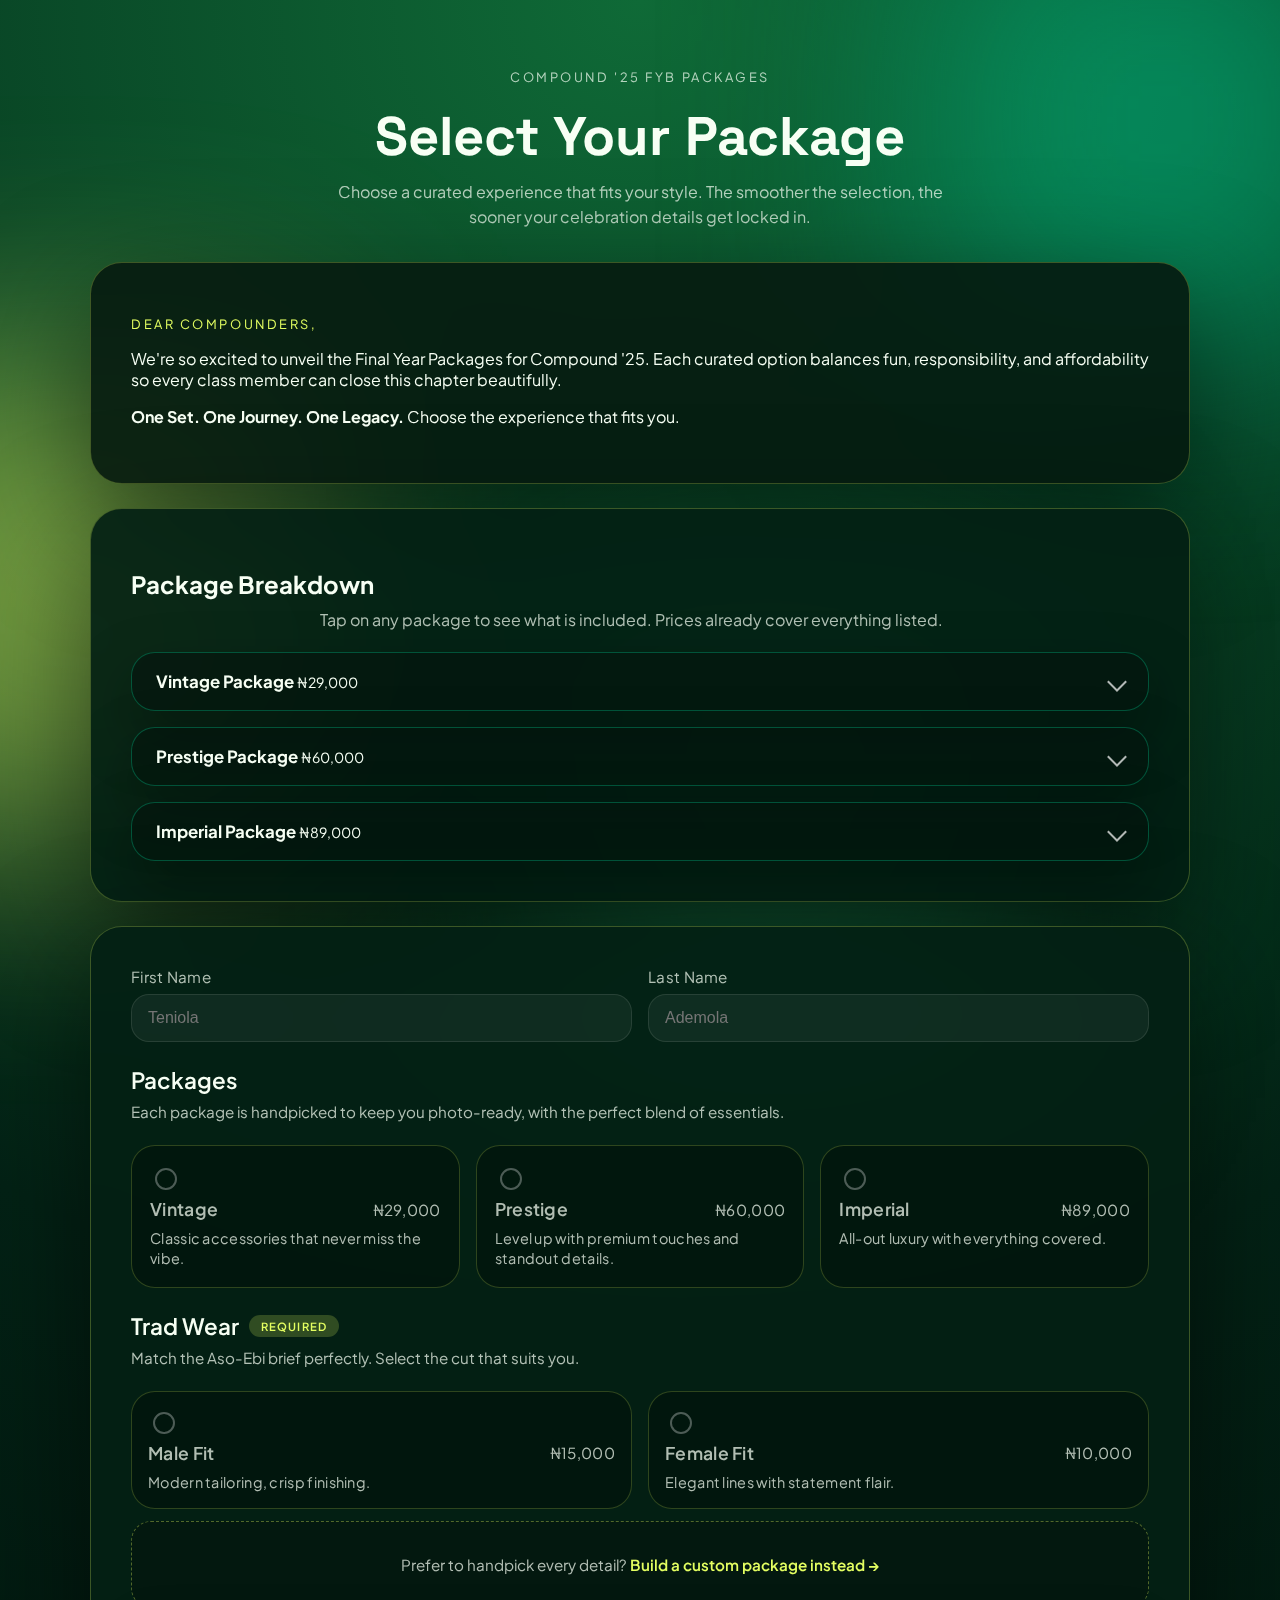
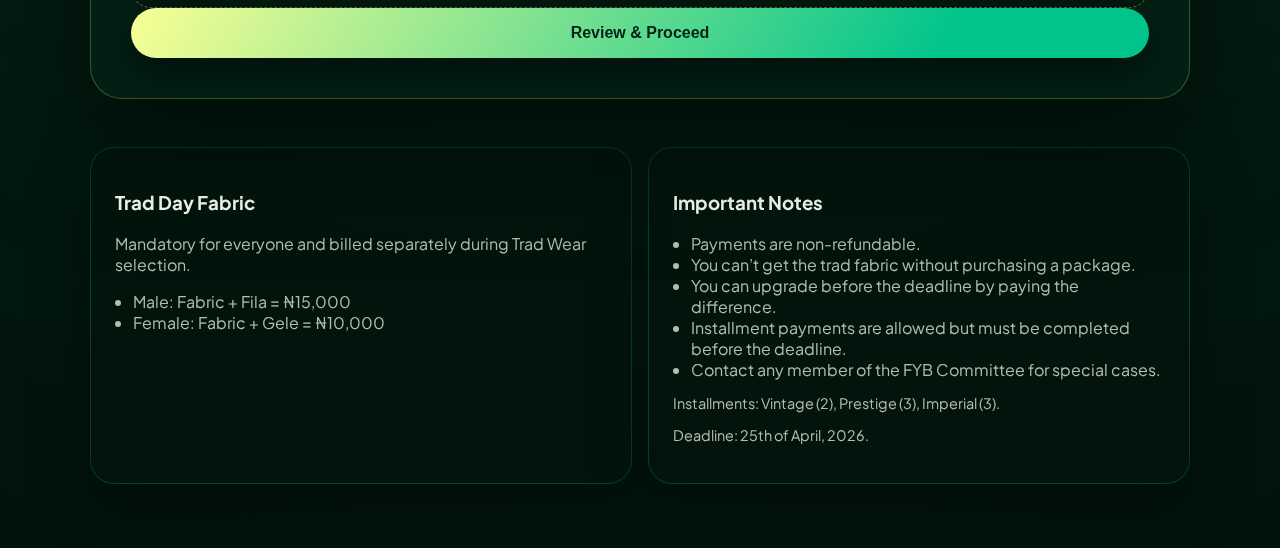
<file: index.html>
<!DOCTYPE html>
<html lang="en">

<head>
    <meta charset="UTF-8">
    <meta name="viewport" content="width=device-width, initial-scale=1.0">
    <title>Package Selector</title>
    <link rel="stylesheet" href="styles.css">
</head>

<body class="modern-theme">
    <div class="color-blob blob-one"></div>
    <div class="color-blob blob-two"></div>
    <div class="color-blob blob-three"></div>

    <main class="page-shell">
        <header class="page-header fade-in">
            <p class="eyebrow">Compound '25 FYB Packages</p>
            <h1>Select Your Package</h1>
            <p class="lede">Choose a curated experience that fits your style. The smoother the selection, the sooner
                your celebration details get locked in.</p>
        </header>

        <section class="info-panel card-panel fade-in">
            <p class="eyebrow accent">Dear Compounders,</p>
            <p>We're so excited to unveil the Final Year Packages for Compound '25. Each curated option balances fun,
                responsibility, and affordability so every class member can close this chapter beautifully.</p>
            <p><strong>One Set. One Journey. One Legacy.</strong> Choose the experience that fits you.</p>
        </section>

        <section class="package-breakdown card-panel fade-in">
            <h2>Package Breakdown</h2>
            <p class="lede">Tap on any package to see what is included. Prices already cover everything listed.</p>
            <div class="packages-accordion">
                <details class="package-detail">
                    <summary>
                        <span>
                            <strong>Vintage Package</strong>
                            <small>₦29,000</small>
                        </span>
                        <span class="chevron" aria-hidden="true"></span>
                    </summary>
                    <ul class="package-list">
                        <li>
                            <p class="package-item-title">Sash</p>
                            <p class="package-item-desc">Official OAU and Pharmacy sash for every Compounder.</p>
                        </li>
                        <li>
                            <p class="package-item-title">Yearbook</p>
                            <p class="package-item-desc">Memory-filled book capturing our images, details, stories, quotes, and highlights.</p>
                        </li>
                        <li>
                            <p class="package-item-title">Cultural / Trad Night</p>
                            <p class="package-item-desc">Food, fashion, music, and vibes at the cultural night.</p>
                        </li>
                        <li>
                            <p class="package-item-title">Class Project</p>
                            <p class="package-item-desc">Collective impact project that represents Compound ’25.</p>
                        </li>
                        <li>
                            <p class="package-item-title">Health Outreach</p>
                            <p class="package-item-desc">Community health service and awareness beyond the classroom. Our very own Coporate Social Responsibility.</p>
                        </li>
                        <li>
                            <p class="package-item-title">Souvenirs</p>
                            <p class="package-item-desc">Souvenirs and keepsakes for you.</p>
                        </li>
                        <li>
                            <p class="package-item-title">Sign-out Party</p>
                            <p class="package-item-desc">Sign-out party packed with vibes, pictures, and memories.</p>
                        </li>
                    </ul>
                </details>

                <details class="package-detail">
                    <summary>
                        <span>
                            <strong>Prestige Package</strong>
                            <small>₦60,000</small>
                        </span>
                        <span class="chevron" aria-hidden="true"></span>
                    </summary>
                    <ul class="package-list">
                        <li>
                            <p class="package-item-title">Sash</p>
                            <p class="package-item-desc">Official OAU and Pharmacy sash for every Compounder.</p>
                        </li>
                        <li>
                            <p class="package-item-title">Yearbook</p>
                            <p class="package-item-desc">Memory-filled book capturing our images, details, stories, quotes, and highlights.</p>
                        </li>
                        <li>
                            <p class="package-item-title">Cultural / Trad Night</p>
                            <p class="package-item-desc">Food, fashion, music, and vibes at the cultural night.</p>
                        </li>
                        <li>
                            <p class="package-item-title">Class Project</p>
                            <p class="package-item-desc">Collective impact project that represents Compound ’25.</p>
                        </li>
                        <li>
                            <p class="package-item-title">Health Outreach</p>
                            <p class="package-item-desc">Community health service and awareness beyond the classroom. Our very own Coporate Social Responsibility.</p>
                        </li>
                        <li>
                            <p class="package-item-title">Alumni Networking Brunch</p>
                            <p class="package-item-desc">Connect with alumni from various practice settings(Industry & Supply Chain, Community, Hospital, Regulatory, Academic & Research) to gain insights, mentorship, and opportunities. It also doubles as a Brunch.</p>
                        </li>
                        <li>
                            <p class="package-item-title">FYB Branded Journal</p>
                            <p class="package-item-desc">Personalized Compound '25 journal for you.</p>
                        </li>
                        <li>
                            <p class="package-item-title">Movie Night</p>
                            <p class="package-item-desc"></p>
                        </li>
                        <li>
                            <p class="package-item-title">Sport Fiesta</p>
                            <p class="package-item-desc">Friendly competition, fun games, and stress relief at the Main Bowl.</p>
                        </li>
                        <li>
                            <p class="package-item-title">Souvenirs</p>
                            <p class="package-item-desc">Souvenirs and keepsakes for you.</p>
                        </li>
                        <li>
                            <p class="package-item-title">Class Dinner</p>
                            <p class="package-item-desc">Final year dinner like no other. No need for too much talk. Come experience it first-hand.</p>
                        </li>
                        <li>
                            <p class="package-item-title">Sign-out Party</p>
                            <p class="package-item-desc">Sign-out party packed with vibes, pictures, and memories.</p>
                        </li>
                    </ul>
                </details>

                <details class="package-detail">
                    <summary>
                        <span>
                            <strong>Imperial Package</strong>
                            <small>₦89,000</small>
                        </span>
                        <span class="chevron" aria-hidden="true"></span>
                    </summary>
                    <ul class="package-list">
                        <li>
                            <p class="package-item-title">Sash</p>
                            <p class="package-item-desc">Official OAU and Pharmacy sash for every Compounder.</p>
                        </li>
                        <li>
                            <p class="package-item-title">Yearbook</p>
                            <p class="package-item-desc">Memory-filled book capturing our images, details, stories, quotes, and highlights.</p>
                        </li>
                        <li>
                            <p class="package-item-title">Cultural / Trad Night</p>
                            <p class="package-item-desc">Food, fashion, music, and vibes at the cultural night.</p>
                        </li>
                        <li>
                            <p class="package-item-title">Class Project</p>
                            <p class="package-item-desc">Collective impact project that represents Compound ’25.</p>
                        </li>
                        <li>
                            <p class="package-item-title">Health Outreach</p>
                            <p class="package-item-desc">Community health service and awareness beyond the classroom. Our very own Coporate Social Responsibility.</p>
                        </li>
                        <li>
                            <p class="package-item-title">Alumni Networking Brunch</p>
                            <p class="package-item-desc">Connect with alumni from various practice settings(Industry & Supply Chain, Community, Hospital, Regulatory, Academic & Research) to gain insights, mentorship, and opportunities. It also doubles as a Brunch.</p>
                        </li>
                        <li>
                            <p class="package-item-title">FYB Branded Journal</p>
                            <p class="package-item-desc">Personalized Compound '25 journal for you.</p>
                        </li>
                        <li>
                            <p class="package-item-title">Movie Night</p>
                            <p class="package-item-desc"></p>
                        </li>
                        <li>
                            <p class="package-item-title">Sport Fiesta</p>
                            <p class="package-item-desc">Friendly competition, fun games, and stress relief at the Main Bowl.</p>
                        </li>
                        <li>
                            <p class="package-item-title">Class Dinner</p>
                            <p class="package-item-desc">Final year dinner like no other. No need for too much talk. Come experience it first-hand.</p>
                        </li>
                        <li>
                            <p class="package-item-title">Sign-out Party</p>
                            <p class="package-item-desc">Sign-out party packed with vibes, pictures, and memories.</p>
                        </li>
                            <p class="package-item-title">Imperial Souvenirs</p>
                            <p class="package-item-desc">Souvenir pack reserved for Imperial-inspired looks.</p>
                        </li>
                        <li>
                            <p class="package-item-title">Class Trip &amp; Staycation</p>
                            <p class="package-item-desc">Relax, bond, and create memories outside campus.</p>
                        </li>
                    </ul>
                </details>
            </div>
        </section>

        <section id="selection-section" class="card-panel fade-in">
            <form id="item-form" class="modern-form">
                <div class="input-pair">
                    <label for="first-name">First Name
                        <input type="text" id="first-name" placeholder="Teniola" required>
                    </label>
                    <label for="last-name">Last Name
                        <input type="text" id="last-name" placeholder="Ademola" required>
                    </label>
                </div>

                <div class="section-heading">
                    <h2>Packages</h2>
                    <p>Each package is handpicked to keep you photo-ready, with the perfect blend of essentials.</p>
                </div>
                <div class="option-grid">
                    <label class="option-card">
                        <input type="radio" name="package" value="Vintage" data-cost="29000">
                        <div class="option-content">
                            <div class="option-row">
                                <span class="option-name">Vintage</span>
                                <span class="option-price">₦29,000</span>
                            </div>
                            <p class="option-description">Classic accessories that never miss the vibe.</p>
                        </div>
                    </label>

                    <label class="option-card">
                        <input type="radio" name="package" value="Prestige" data-cost="60000">
                        <div class="option-content">
                            <div class="option-row">
                                <span class="option-name">Prestige</span>
                                <span class="option-price">₦60,000</span>
                            </div>
                            <p class="option-description">Level up with premium touches and standout details.</p>
                        </div>
                    </label>

                    <label class="option-card">
                        <input type="radio" name="package" value="Imperial" data-cost="89000">
                        <div class="option-content">
                            <div class="option-row">
                                <span class="option-name">Imperial</span>
                                <span class="option-price">₦89,000</span>
                            </div>
                            <p class="option-description">All-out luxury with everything covered.</p>
                        </div>
                    </label>
                </div>

                <div class="section-heading stack">
                    <h2>Trad Wear <span class="tag">Required</span></h2>
                    <p>Match the Aso-Ebi brief perfectly. Select the cut that suits you.</p>
                </div>
                <div class="option-grid two-column">
                    <label class="option-card tight">
                        <input type="radio" name="trad" value="Male" data-cost="15000">
                        <div class="option-content">
                            <div class="option-row">
                                <span class="option-name">Male Fit</span>
                                <span class="option-price">₦15,000</span>
                            </div>
                            <p class="option-description">Modern tailoring, crisp finishing.</p>
                        </div>
                    </label>

                    <label class="option-card tight">
                        <input type="radio" name="trad" value="Female" data-cost="10000">
                        <div class="option-content">
                            <div class="option-row">
                                <span class="option-name">Female Fit</span>
                                <span class="option-price">₦10,000</span>
                            </div>
                            <p class="option-description">Elegant lines with statement flair.</p>
                        </div>
                    </label>
                </div>
            </form>

            <div class="helper-card">
                <p>Prefer to handpick every detail? <a href="customize.html">Build a custom package instead →</a></p>
            </div>

            <button id="proceed-btn" class="fancy-btn">Review &amp; Proceed</button>
        </section>

        <section id="summary-section" class="card-panel pop-out" style="display: none;">
            <h2>Your Selection</h2>
            <p class="summary-subhead">Double-check details, save them for the team, then share immediately.</p>
            <ul id="selected-items" class="selection-list"></ul>
            <p id="total-cost" class="total-cost"></p>
            <div class="payment-info">
                <h3>Payment Details</h3>
                <p><span>Account Name:</span> Zulaikha Hammed</p>
                <p><span>Account Number:</span> 7036805391</p>
                <p><span>Bank:</span> Moniepoint</p>
            </div>
            <div class="notice-block">
                <p><span class="notice-bullet"></span>You can only save your selection once.</p>
                <p><span class="notice-bullet"></span>You can also share your selection once.</p>
                <p><span class="notice-bullet"></span>You are expected to add an extra ₦50 bank charge.</p>
                <p><span class="notice-bullet"></span>After you click to share your details, ensure to share your bank-generated receipt with the Fin Sec also.</p>
                <p><span class="notice-bullet"></span>Contact any member of the FYB Committee for special cases.</p>
            </div>
            <div class="button-grid">
                <button id="save-btn" class="fancy-btn pill">Save Details</button>
                <button id="share-btn" class="fancy-btn outline">Share with Financial Secretary</button>
                <button id="back-btn" class="ghost-btn">Back to Selection</button>
            </div>
            <div id="save-feedback" class="save-feedback"></div>
            <div id="share-feedback" class="save-feedback"></div>
        </section>

        <section class="note-grid fade-in">
            <article class="info-card">
                <h3>Trad Day Fabric</h3>
                <p class="text-muted">Mandatory for everyone and billed separately during Trad Wear selection.</p>
                <ul>
                    <li>Male: Fabric + Fila = ₦15,000</li>
                    <li>Female: Fabric + Gele = ₦10,000</li>
                </ul>
            </article>
            <article class="info-card">
                <h3>Important Notes</h3>
                <ul>
                    <li>Payments are non-refundable.</li>
                    <li>You can’t get the trad fabric without purchasing a package.</li>
                    <li>You can upgrade before the deadline by paying the difference.</li>
                    <li>Installment payments are allowed but must be completed before the deadline.</li>
                    <li>Contact any member of the FYB Committee for special cases.</li>
                </ul>
                <p class="text-muted small">Installments: Vintage (2), Prestige (3), Imperial (3).</p>
                <p class="text-muted small">Deadline: 25th of April, 2026.</p>
            </article>
        </section>
    </main>

    <script src="script.js"></script>
</body>

</html>
</file>
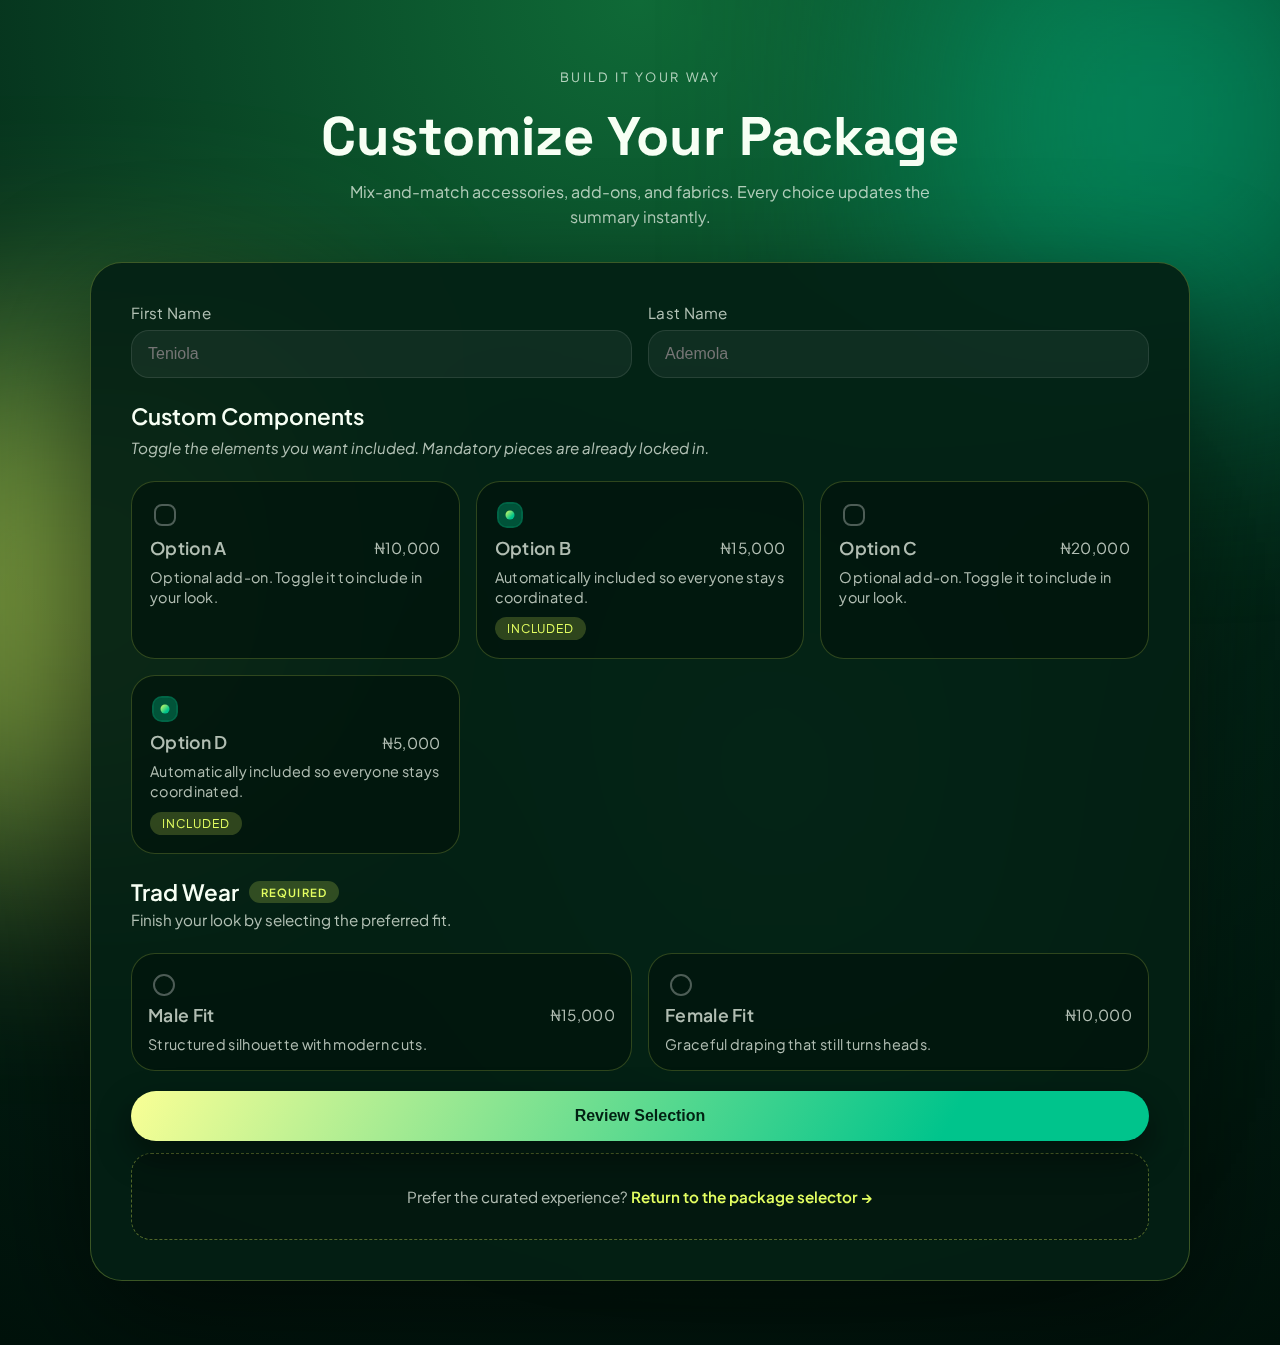
<file: customize.html>
<!DOCTYPE html>
<html lang="en">

<head>
    <meta charset="UTF-8">
    <meta name="viewport" content="width=device-width, initial-scale=1.0">
    <title>Customize Your Package</title>
    <link rel="stylesheet" href="styles.css">
</head>

<body class="modern-theme">
    <div class="color-blob blob-one"></div>
    <div class="color-blob blob-two"></div>
    <div class="color-blob blob-three"></div>

    <main class="page-shell">
        <header class="page-header fade-in">
            <p class="eyebrow">Build It Your Way</p>
            <h1>Customize Your Package</h1>
            <p class="lede">Mix-and-match accessories, add-ons, and fabrics. Every choice updates the summary instantly.
            </p>
        </header>

        <section id="selection-section" class="card-panel fade-in">
            <form id="item-form" class="modern-form">
                <div class="input-pair">
                    <label for="first-name">First Name
                        <input type="text" id="first-name" placeholder="Teniola" required>
                    </label>
                    <label for="last-name">Last Name
                        <input type="text" id="last-name" placeholder="Ademola" required>
                    </label>
                </div>
                <div class="section-heading">
                    <h2>Custom Components</h2>
                    <p class="hint">Toggle the elements you want included. Mandatory pieces are already locked in.</p>
                </div>
                <div id="custom-items" class="option-grid custom-items-grid"></div>
                <div class="section-heading stack compact">
                    <h2>Trad Wear <span class="tag">Required</span></h2>
                    <p>Finish your look by selecting the preferred fit.</p>
                </div>
                <div class="option-grid two-column">
                    <label class="option-card tight">
                        <input type="radio" name="trad" value="Male" data-cost="15000">
                        <div class="option-content">
                            <div class="option-row">
                                <span class="option-name">Male Fit</span>
                                <span class="option-price">₦15,000</span>
                            </div>
                            <p class="option-description">Structured silhouette with modern cuts.</p>
                        </div>
                    </label>

                    <label class="option-card tight">
                        <input type="radio" name="trad" value="Female" data-cost="10000">
                        <div class="option-content">
                            <div class="option-row">
                                <span class="option-name">Female Fit</span>
                                <span class="option-price">₦10,000</span>
                            </div>
                            <p class="option-description">Graceful draping that still turns heads.</p>
                        </div>
                    </label>
                </div>
            </form>

            <button id="proceed-btn" class="fancy-btn form-cta">Review Selection</button>

            <div class="helper-card">
                <p>Prefer the curated experience? <a href="index.html">Return to the package selector →</a></p>
            </div>
        </section>

        <section id="summary-section" class="card-panel pop-out" style="display: none;">
            <h2>Your Custom Bundle</h2>
            <p class="summary-subhead">Lock in what you love, then sync with the financial secretary.</p>
            <ul id="selected-items" class="selection-list"></ul>
            <p id="total-cost" class="total-cost"></p>
            <div class="button-grid">
                <button id="save-btn" class="fancy-btn pill">Save Details</button>
                <button id="share-btn" class="fancy-btn outline">Share with Financial Secretary</button>
                <button id="back-btn" class="ghost-btn">Back to Selection</button>
            </div>
            <div id="save-feedback" class="save-feedback"></div>
            <div id="share-feedback" class="save-feedback"></div>
        </section>
    </main>

    <script src="custom-script.js"></script>
</body>

</html>
</file>
<file: styles.css>
@import url('https://fonts.googleapis.com/css2?family=Plus+Jakarta+Sans:wght@400;500;600;700&family=Space+Grotesk:wght@500;600&display=swap');

:root {
  --bg-dark: #022416;
  --bg-card: rgba(3, 31, 19, 0.92);
  --bg-muted: rgba(255, 255, 255, 0.08);
  --text: #f7fff4;
  --text-muted: rgba(247, 255, 244, 0.72);
  --accent: #e4ff61;
  --accent-2: #00c48c;
  --border: rgba(228, 255, 97, 0.25);
  --gradient: linear-gradient(135deg, #e4ff61, #00c48c 70%);
}

*,
*::before,
*::after {
  box-sizing: border-box;
}

body {
  margin: 0;
  font-family: 'Plus Jakarta Sans', 'Space Grotesk', -apple-system, BlinkMacSystemFont, 'Segoe UI', sans-serif;
  color: var(--text);
  background: radial-gradient(circle at top, #0f6a37 0%, #032215 60%, #01120b 100%);
  min-height: 100vh;
}

.modern-theme {
  overflow-x: hidden;
  padding: 32px clamp(16px, 6vw, 80px) 64px;
  position: relative;
}

.color-blob {
  position: fixed;
  width: 480px;
  height: 480px;
  filter: blur(120px);
  opacity: 0.5;
  z-index: 0;
}

.blob-one {
  background: #00c48c;
  top: -120px;
  right: -120px;
}

.blob-two {
  background: #e4ff61;
  top: 40vh;
  left: -180px;
}

.blob-three {
  background: #1c8c53;
  bottom: -160px;
  right: 20vw;
}

.page-shell {
  width: min(1100px, 100%);
  margin: 0 auto;
  position: relative;
  z-index: 1;
  display: grid;
  gap: 24px;
}

.page-header {
  text-align: center;
  padding: 24px 16px 8px;
}

.eyebrow {
  text-transform: uppercase;
  letter-spacing: 0.2em;
  font-size: 0.8rem;
  color: var(--text-muted);
  margin-bottom: 1rem;
}

.page-header h1 {
  font-family: 'Space Grotesk', 'Plus Jakarta Sans', sans-serif;
  font-size: clamp(2.4rem, 5vw, 3.4rem);
  margin: 0.1rem 0 0.5rem;
}

.lede {
  color: var(--text-muted);
  max-width: 640px;
  margin: 0 auto;
  line-height: 1.6;
}

.card-panel {
  background: var(--bg-card);
  border: 1px solid rgba(228, 255, 97, 0.25);
  border-radius: 32px;
  padding: clamp(24px, 4vw, 40px);
  box-shadow: 0 40px 120px rgba(0, 0, 0, 0.55);
  backdrop-filter: blur(24px);
}

.info-panel {
  background: rgba(5, 25, 16, 0.9);
}

.accent {
  color: var(--accent);
}

.package-breakdown h2 {
  margin-bottom: 0.5rem;
}

.packages-accordion {
  display: flex;
  flex-direction: column;
  gap: 16px;
  margin-top: 20px;
}

.package-detail {
  border: 1px solid rgba(0, 196, 140, 0.35);
  border-radius: 24px;
  background: rgba(3, 18, 11, 0.6);
  padding: 0;
  overflow: hidden;
  box-shadow: 0 25px 60px rgba(0, 0, 0, 0.35);
}

.package-detail summary {
  list-style: none;
  cursor: pointer;
  display: flex;
  justify-content: space-between;
  align-items: center;
  gap: 12px;
  padding: 18px 24px;
  font-size: 1.05rem;
  transition: background 0.2s ease;
}

.package-detail summary::-webkit-details-marker {
  display: none;
}

.package-detail .chevron {
  width: 14px;
  height: 14px;
  border-right: 2px solid rgba(255, 255, 255, 0.7);
  border-bottom: 2px solid rgba(255, 255, 255, 0.7);
  transform: rotate(45deg);
  transition: transform 0.2s ease;
}

.package-detail[open] .chevron {
  transform: rotate(-135deg);
}

.package-detail[open] summary {
  background: rgba(0, 196, 140, 0.12);
}

.package-list {
  margin: 0;
  padding: 0 24px 24px;
  list-style: none;
  display: flex;
  flex-direction: column;
  gap: 12px;
  max-height: 0;
  opacity: 0;
  overflow: hidden;
  transform: translateY(-6px);
  transition: max-height 0.35s ease, opacity 0.3s ease, transform 0.3s ease;
}

.package-detail[open] .package-list {
  margin-top: 4px;
  max-height: 1500px;
  opacity: 1;
  transform: translateY(0);
}

.package-item-title {
  margin: 0;
  font-weight: 600;
}

.package-item-desc {
  margin: 4px 0 0;
  color: var(--text-muted);
  line-height: 1.5;
}

.modern-form {
  display: flex;
  flex-direction: column;
  gap: 24px;
}

.input-pair {
  display: grid;
  grid-template-columns: repeat(auto-fit, minmax(220px, 1fr));
  gap: 16px;
}

.modern-form label {
  font-size: 0.95rem;
  letter-spacing: 0.02em;
  color: var(--text-muted);
  display: flex;
  flex-direction: column;
  gap: 8px;
}

.modern-form input[type="text"] {
  border-radius: 18px;
  background: rgba(255, 255, 255, 0.05);
  border: 1px solid rgba(255, 255, 255, 0.1);
  color: var(--text);
  padding: 14px 16px;
  font-size: 1rem;
  transition: border 0.2s ease, transform 0.2s ease, box-shadow 0.2s ease;
}

.modern-form input[type="text"]:focus {
  outline: none;
  border-color: rgba(127, 93, 255, 0.8);
  box-shadow: 0 0 0 3px rgba(127, 93, 255, 0.2);
  transform: translateY(-1px);
}

.section-heading {
  display: flex;
  flex-direction: column;
  gap: 8px;
}

.section-heading.compact {
  gap: 4px;
}

.section-heading.stack h2 {
  display: flex;
  align-items: center;
  gap: 10px;
}

.section-heading h2 {
  margin: 0;
  font-size: 1.4rem;
  font-weight: 600;
}

.section-heading p,
.section-heading .hint {
  margin: 0;
  color: var(--text-muted);
  font-size: 0.95rem;
}

.hint {
  font-style: italic;
}

.tag {
  font-size: 0.7rem;
  text-transform: uppercase;
  letter-spacing: 0.1em;
  color: var(--accent);
  background: rgba(228, 255, 97, 0.2);
  border-radius: 999px;
  padding: 4px 12px;
}

.option-grid {
  display: grid;
  grid-template-columns: repeat(auto-fit, minmax(240px, 1fr));
  gap: 16px;
}

.option-grid.custom-items-grid {
  grid-template-columns: repeat(auto-fit, minmax(260px, 1fr));
}

.option-grid.two-column {
  grid-template-columns: repeat(auto-fit, minmax(220px, 1fr));
}

.option-card {
  display: flex;
  gap: 14px;
  border-radius: 24px;
  padding: 18px;
  border: 1px solid rgba(228, 255, 97, 0.2);
  background: rgba(2, 20, 12, 0.7);
  cursor: pointer;
  transition: border 0.2s ease, transform 0.2s ease, box-shadow 0.2s ease;
}

.option-card.checkbox-card {
  width: 100%;
}

.option-card.tight {
  padding: 16px;
}

.option-card:hover {
  border-color: rgba(228, 255, 97, 0.75);
  transform: translateY(-2px);
  box-shadow: 0 12px 35px rgba(0, 0, 0, 0.45);
}

.option-card input[type="radio"],
.option-card input[type="checkbox"] {
  appearance: none;
  width: 22px;
  height: 22px;
  border-radius: 50%;
  border: 2px solid rgba(255, 255, 255, 0.3);
  margin-top: 4px;
  position: relative;
  flex-shrink: 0;
  transition: border 0.2s ease, box-shadow 0.2s ease, background 0.2s ease;
  background: transparent;
}

.option-card input[type="checkbox"] {
  border-radius: 8px;
}

.option-card input[type="radio"]::after,
.option-card input[type="checkbox"]::after {
  content: '';
  position: absolute;
  top: 50%;
  left: 50%;
  width: 50%;
  height: 50%;
  border-radius: inherit;
  background: var(--gradient);
  transform: translate(-50%, -50%) scale(0);
  transition: transform 0.2s ease;
}

.option-card input:checked {
  border-color: transparent;
  background: rgba(0, 196, 140, 0.35);
  box-shadow: 0 0 0 2px rgba(0, 196, 140, 0.45);
}

.option-card input:checked::after {
  transform: translate(-50%, -50%) scale(1);
}

.option-content {
  display: flex;
  flex-direction: column;
  gap: 8px;
}

.option-row {
  display: flex;
  justify-content: space-between;
  align-items: center;
  gap: 12px;
}

.option-name {
  font-size: 1.1rem;
  font-weight: 600;
}

.option-price {
  font-size: 0.95rem;
  color: var(--text-muted);
}

.option-description {
  margin: 0;
  font-size: 0.9rem;
  color: var(--text-muted);
  line-height: 1.4;
}

.option-badge {
  align-self: flex-start;
  margin-top: 2px;
  font-size: 0.75rem;
  letter-spacing: 0.08em;
  text-transform: uppercase;
  color: var(--accent);
  background: rgba(228, 255, 97, 0.2);
  border-radius: 999px;
  padding: 4px 12px;
}

.helper-card {
  margin-top: 12px;
  border-radius: 20px;
  border: 1px dashed rgba(228, 255, 97, 0.35);
  padding: 18px;
  text-align: center;
  color: var(--text-muted);
  background: rgba(3, 18, 11, 0.5);
  font-size: 0.95rem;
}

.helper-card a {
  color: var(--accent);
  text-decoration: none;
  font-weight: 600;
}

.helper-card a:hover {
  text-decoration: underline;
}

.form-cta {
  margin-top: 20px;
}

.payment-info {
  margin-top: 16px;
  padding: 20px 24px;
  border-radius: 28px;
  background: radial-gradient(circle at top, rgba(228, 255, 97, 0.2), rgba(3, 25, 15, 0.95));
  border: 1px solid rgba(0, 196, 140, 0.45);
  box-shadow: 0 20px 60px rgba(0, 0, 0, 0.55);
  position: relative;
  overflow: hidden;
}

.payment-info::before {
  content: '';
  position: absolute;
  inset: 0;
  border-radius: inherit;
  border: 1px solid rgba(255, 255, 255, 0.08);
  pointer-events: none;
}

.payment-info h3 {
  margin: 0 0 12px;
  letter-spacing: 0.05em;
  text-transform: uppercase;
  color: var(--accent);
}

.payment-info p {
  margin: 6px 0;
  color: var(--text-muted);
  font-size: 0.95rem;
}

.payment-info span {
  color: var(--text);
  font-weight: 600;
  margin-right: 6px;
}

.notice-block {
  margin: 16px 0 8px;
  padding: 18px 20px;
  border-radius: 24px;
  border: 1px solid rgba(228, 255, 97, 0.5);
  background: rgba(228, 255, 97, 0.12);
  color: var(--text);
  font-size: 1rem;
  position: relative;
  box-shadow: 0 20px 50px rgba(0, 196, 140, 0.18);
}

.notice-block p {
  margin: 6px 0;
  display: flex;
  align-items: center;
  gap: 10px;
}

.notice-bullet {
  display: inline-flex;
  width: 8px;
  height: 8px;
  border-radius: 50%;
  background: var(--accent);
}

.note-grid {
  display: grid;
  grid-template-columns: repeat(auto-fit, minmax(240px, 1fr));
  gap: 16px;
  margin-top: 24px;
}

.info-card {
  border-radius: 24px;
  padding: 24px;
  background: rgba(3, 20, 12, 0.65);
  border: 1px solid rgba(0, 196, 140, 0.25);
  box-shadow: 0 20px 60px rgba(0, 0, 0, 0.35);
}

.info-card ul {
  margin: 12px 0;
  padding-left: 18px;
  color: var(--text-muted);
}

.text-muted {
  color: var(--text-muted);
}

.small {
  font-size: 0.9rem;
}

.fancy-btn {
  width: 100%;
  border: none;
  border-radius: 999px;
  padding: 16px 18px;
  font-size: 1rem;
  font-weight: 600;
  cursor: pointer;
  color: #022213;
  background-image: linear-gradient(120deg, #f9ff95, #00c48c 80%);
  transition: transform 0.2s ease, box-shadow 0.2s ease;
  box-shadow: 0 15px 35px rgba(0, 0, 0, 0.45);
}

.fancy-btn:hover {
  transform: translateY(-2px);
  box-shadow: 0 18px 45px rgba(0, 0, 0, 0.55);
}

.fancy-btn.pill {
  background-image: linear-gradient(135deg, #00c48c, #0f7a4c);
  color: #f3ffe1;
}

.fancy-btn.outline {
  background: transparent;
  color: var(--accent);
  border: 1px solid rgba(228, 255, 97, 0.45);
}

.ghost-btn {
  width: 100%;
  border: none;
  border-radius: 16px;
  padding: 14px 18px;
  background: rgba(255, 255, 255, 0.08);
  color: var(--text-muted);
  font-weight: 600;
  cursor: pointer;
}

.button-grid {
  display: grid;
  grid-template-columns: repeat(auto-fit, minmax(220px, 1fr));
  gap: 12px;
  margin-top: 24px;
}

.selection-list {
  list-style: none;
  padding: 0;
  margin: 20px 0;
  display: flex;
  flex-direction: column;
  gap: 12px;
}

.selection-list li {
  padding: 14px 16px;
  border-radius: 18px;
  background: rgba(255, 255, 255, 0.04);
  border: 1px solid rgba(255, 255, 255, 0.06);
  font-weight: 500;
}

.total-cost {
  font-size: 1.2rem;
  font-weight: 600;
  margin: 8px 0 0;
}

.summary-subhead {
  color: var(--text-muted);
  margin: -8px 0 16px;
  line-height: 1.5;
}

.save-feedback {
  text-align: center;
  margin-top: 12px;
  min-height: 24px;
  color: #4ade80;
  font-weight: 600;
}

.spinner {
  display: inline-block;
  vertical-align: middle;
  margin-right: 8px;
  border: 3px solid rgba(255, 255, 255, 0.2);
  border-top: 3px solid #65fbd2;
  border-radius: 50%;
  width: 18px;
  height: 18px;
  animation: spin 1s linear infinite;
}

.fade-in {
  animation: fadeIn 0.8s ease;
}

.pop-out {
  animation: popOut 0.7s ease;
}

@keyframes fadeIn {
  from {
    opacity: 0;
    transform: translateY(20px);
  }
  to {
    opacity: 1;
    transform: translateY(0);
  }
}

@keyframes popOut {
  from {
    opacity: 0;
    transform: scale(0.95);
  }
  to {
    opacity: 1;
    transform: scale(1);
  }
}

@keyframes spin {
  0% {
    transform: rotate(0deg);
  }
  100% {
    transform: rotate(360deg);
  }
}

@media (max-width: 640px) {
  .card-panel {
    border-radius: 24px;
  }

  .option-card {
    border-radius: 18px;
  }

  .button-grid {
    gap: 10px;
  }
}
</file>
